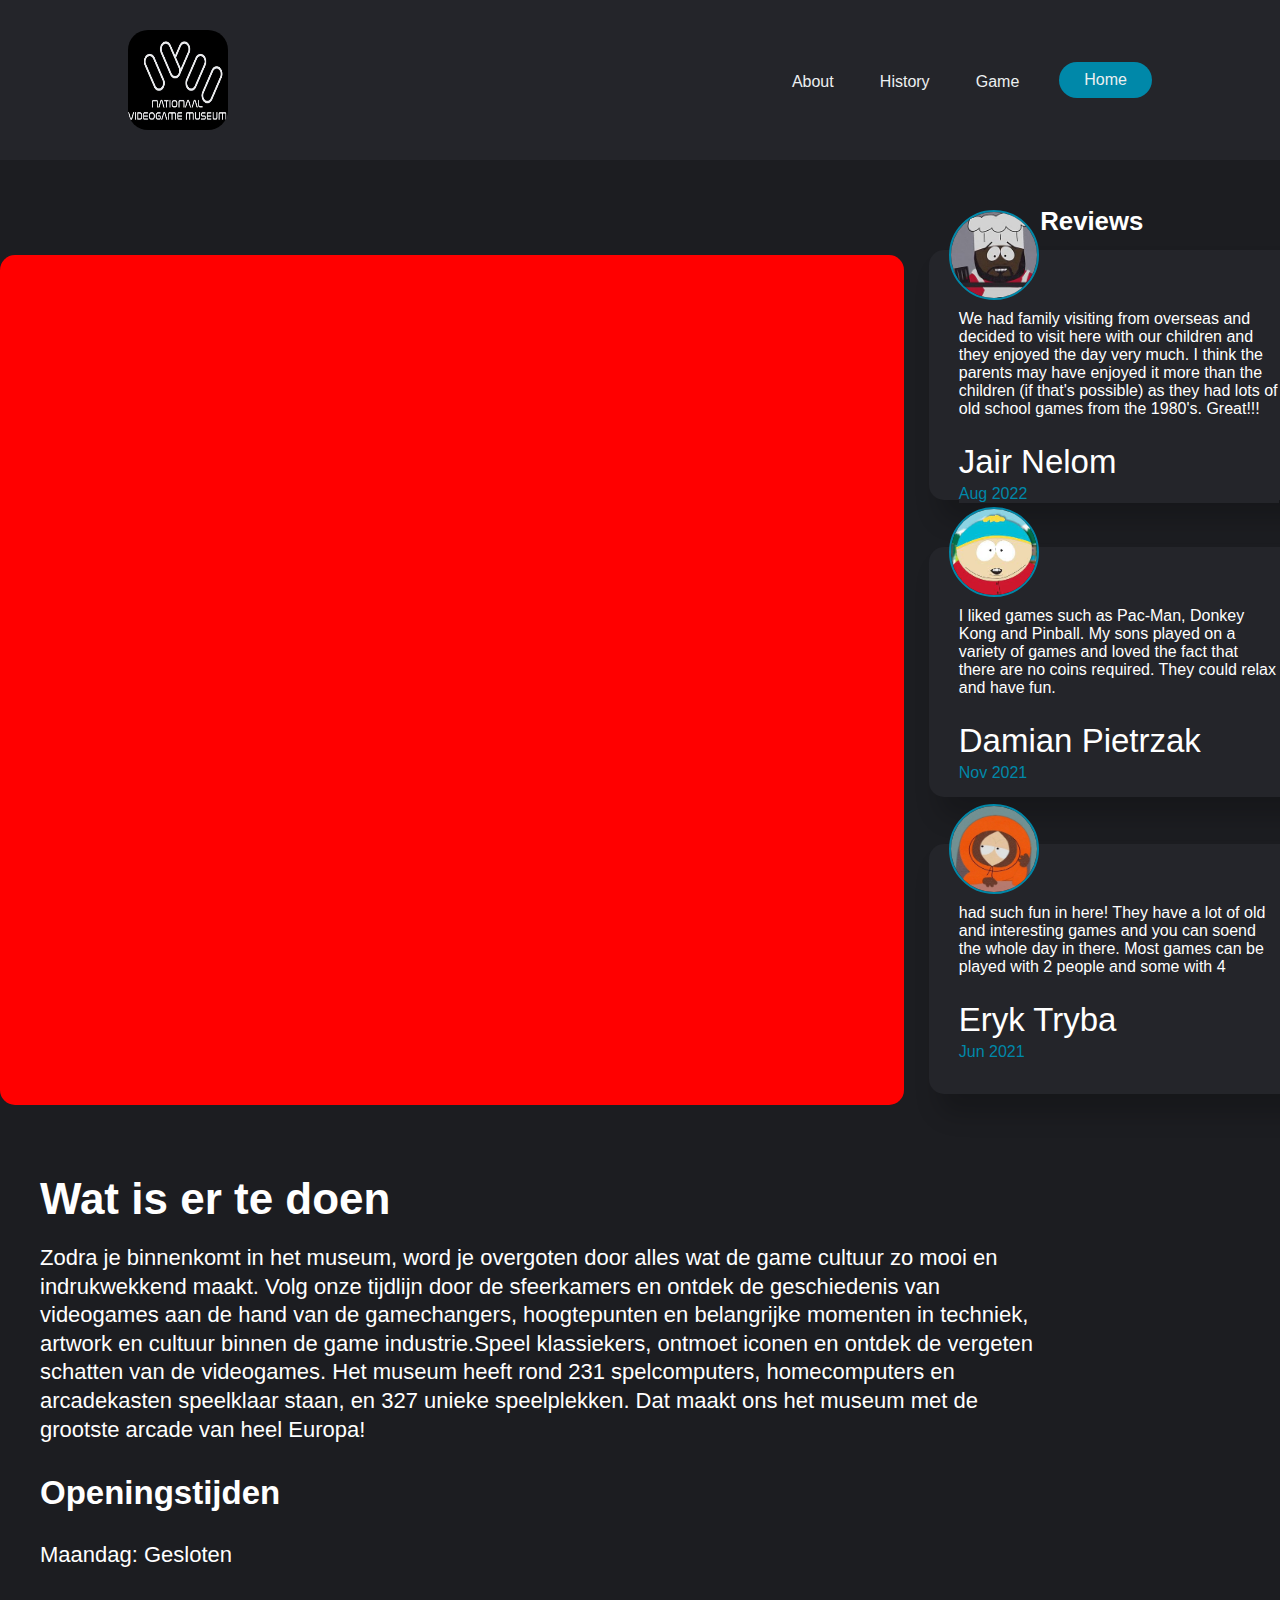
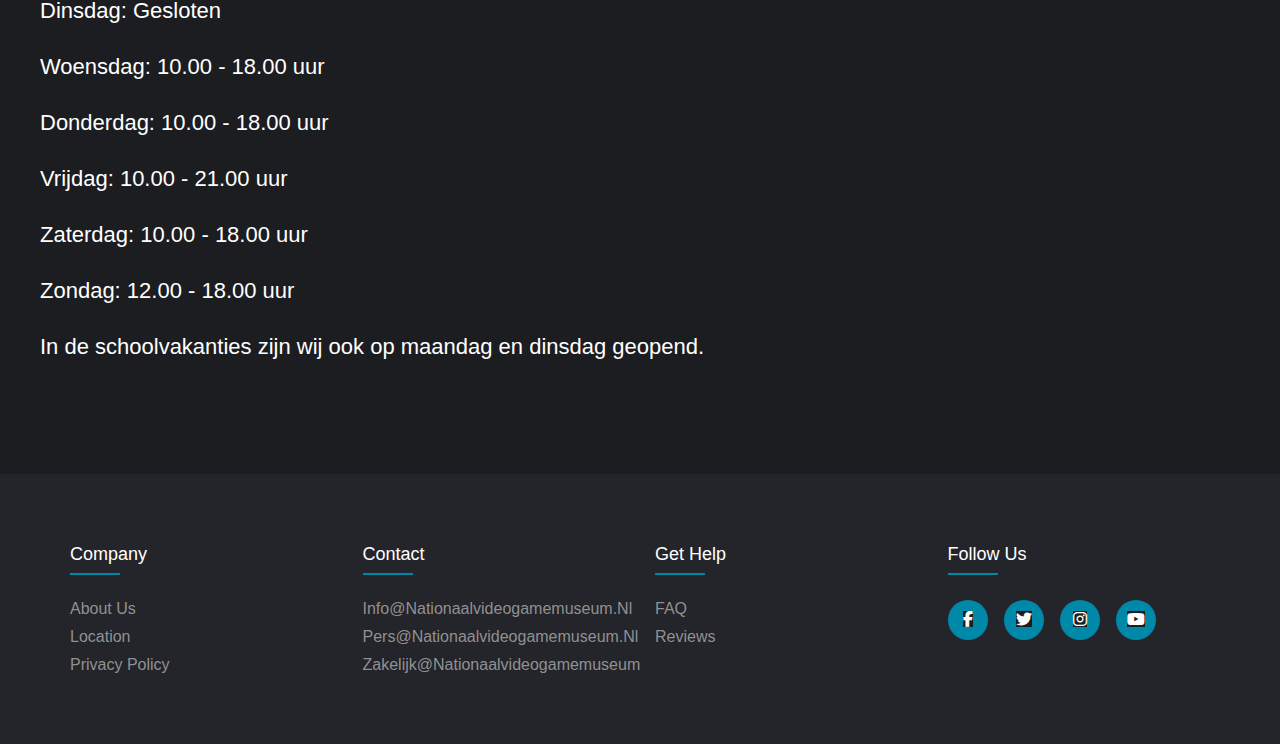
<file: Museum website/index.html>
<!DOCTYPE html>
<html lang="en">

<head>
    <meta charset="UTF-8">
    <meta http-equiv="X-UA-Compatible" content="IE=edge">
    <meta name="viewport" content="width=device-width, initial-scale=1.0">
    <link rel="stylesheet" href="css/style.css">
    <link rel="stylesheet" type="text/css" href="https://cdnjs.cloudflare.com/ajax/libs/font-awesome/6.2.1/css/all.min.css">
    <title>Nationaal game museum</title>
    <link rel="icon" href="image/JAIR.jpg" type="image/icon type">
</head>

<body>
    <header>
        <img class="logo" src="image/JAIR.jpg" alt="Gamelogo">
        <nav>
            <ul class="nav_links">
                <li><a href="About.html">About</a></li>
                <li><a href="History.html">History</a></li>
                <li><a href="Game.html">Game</a></li>
            </ul>
        </nav>
        <a class="cta" href="index.html"><button>Home</button></a>
    </header>

    <article id="Reviews.slider">
        <figure id="imageslider">

        </figure>

        <div class="wrapper">
            <h3>Reviews</h3>

            <!---Review cards------->
            <div class="cards">
                <div class="card">
                    <img src="image/Jairprofilepic.jpg" alt="">
                    <p>
                        We had family visiting from overseas and decided to visit here with our children and they
                        enjoyed the day very much.
                        I think the parents may have enjoyed it more than the children
                        (if that's possible) as they had lots of old school games from the 1980's.
                        Great!!!

                    </p>
                    <h2>Jair Nelom</h2>
                    <h4>Aug 2022</h4>
                    <i class="fa fa-qoute-left"></i>
                </div>


                <div class="card">
                    <img src="image/Damainpic.jpg" alt="">
                    <p>
                        I liked games such as Pac-Man, Donkey Kong and Pinball.
                        My sons played on a variety of games and loved the fact that there are no coins required.
                        They could relax and have fun.
                    </p>
                    <h2>Damian Pietrzak</h2>
                    <h4>Nov 2021</h4>
                    <i class="fa fa-qoute-left"></i>
                </div>


                <div class="card">
                    <img src="image/Erykpic.jpg" alt="">
                    <p>
                        had such fun in here!
                        They have a lot of old and interesting games and you can soend the whole day in there.
                        Most games can be played with 2 people and some with 4
                    </p>
                    <h2>Eryk Tryba</h2>
                    <h4>Jun 2021</h4>
                    <i class="fa fa-qoute-left"></i>
                </div>
            </div>
        </div>
    </article>
    <article class="article2">
        <h1 id="HoofdTitel">Wat is er te doen</h1>

        <p class="KernTekst">
            Zodra je binnenkomt in het museum,
            word je overgoten door alles wat de game cultuur zo mooi en indrukwekkend maakt.
            Volg onze tijdlijn door de sfeerkamers en ontdek de geschiedenis van videogames aan de hand van de
            gamechangers,
            hoogtepunten en belangrijke momenten in techniek, artwork en cultuur binnen de game industrie.​
            Speel klassiekers,
            ontmoet iconen en ontdek de vergeten schatten van de videogames.
            Het museum heeft rond 231 spelcomputers,
            homecomputers en arcadekasten speelklaar staan,
            en 327 unieke speelplekken.
            Dat maakt ons het museum met de grootste arcade van heel Europa!
        </p>

        <h2>Openingstijden</h2>

        <p class="openingstijden">
            Maandag: Gesloten
        </p>
        <p class="openingstijden">
            Dinsdag: Gesloten
        </p>

        <p class="openingstijden">
            Woensdag: 10.00 - 18.00 uur
        </p>

        <p class="openingstijden">
            Donderdag: 10.00 - 18.00 uur
        </p>

        <p class="openingstijden">
            Vrijdag: 10.00 - 21.00 uur
        </p>

        <p class="openingstijden">
            Zaterdag: 10.00 - 18.00 uur
        </p>

        <p class="openingstijden">
            Zondag: 12.00 - 18.00 uur
        </p>

        <p class="openingstijden">
            In de schoolvakanties zijn wij ook op maandag en dinsdag geopend.
        </p>

    </article>

    <footer class="footer">
        <div class="container">
            <div class="row">
                <div class="footer-col">
                    <h4>company</h4>
                    <ul>
                        <li><a href="About.html">about us</a></li>
                        <li><a href="https://www.google.nl/maps/place/Nationaal+Videogame+Museum/@52.062113,4.4908514,17z/data=!3m2!4b1!5s0x47c5c9299445cc0f:0x7edf0a3abf3e163c!4m5!3m4!1s0x47c5c929945551ef:0x59f6ab4c3a7521a4!8m2!3d52.0621097!4d4.4930401">location</a></li>
                        <li><a href="https://www.nationaalvideogamemuseum.nl/privacyverklaring">privacy policy</a></li>
                    </ul>
                </div>
                <div class="footer-col">
                    <h4>Contact</h4>
                    <ul>
                        <li><a href="#">info@nationaalvideogamemuseum.nl</a></li>
                        <li><a href="#">pers@nationaalvideogamemuseum.nl</a></li>
                        <li><a href="#">zakelijk@nationaalvideogamemuseum.nl</a></li>
                    </ul>
                </div>
                <div class="footer-col">
                    <h4>get help</h4>
                    <ul>
                        <li><a href="#">FAQ</a></li>
                        <li><a href="https://www.tripadvisor.com/Attraction_Review-g227913-d13486621-Reviews-Nationaal_Videogame_Museum-Zoetermeer_South_Holland_Province.html">Reviews</a></li>
                    </ul>
                </div>
                <div class="footer-col">
                    <h4>follow us</h4>
                    <div class="social-links">
                        <a href="https://www.facebook.com/NationaalGameMuseum/"><i class="fab fa-facebook-f"></i></a>
                        <a href="https://twitter.com/NaVGMuseum"><i class="fab fa-twitter"></i></a>
                        <a href="https://www.instagram.com/NVGMuseum/"><i class="fab fa-instagram"></i></a>
                        <a href="https://www.youtube.com/channel/UCnNuMO-7-TVI5ZEZwzU14Ew/featured?view_as=subscriber"><i class="fab fa-youtube"></i></a>
                    </div>
                </div>
            </div>
        </div>
    </footer>

</body>

</html>
</file>
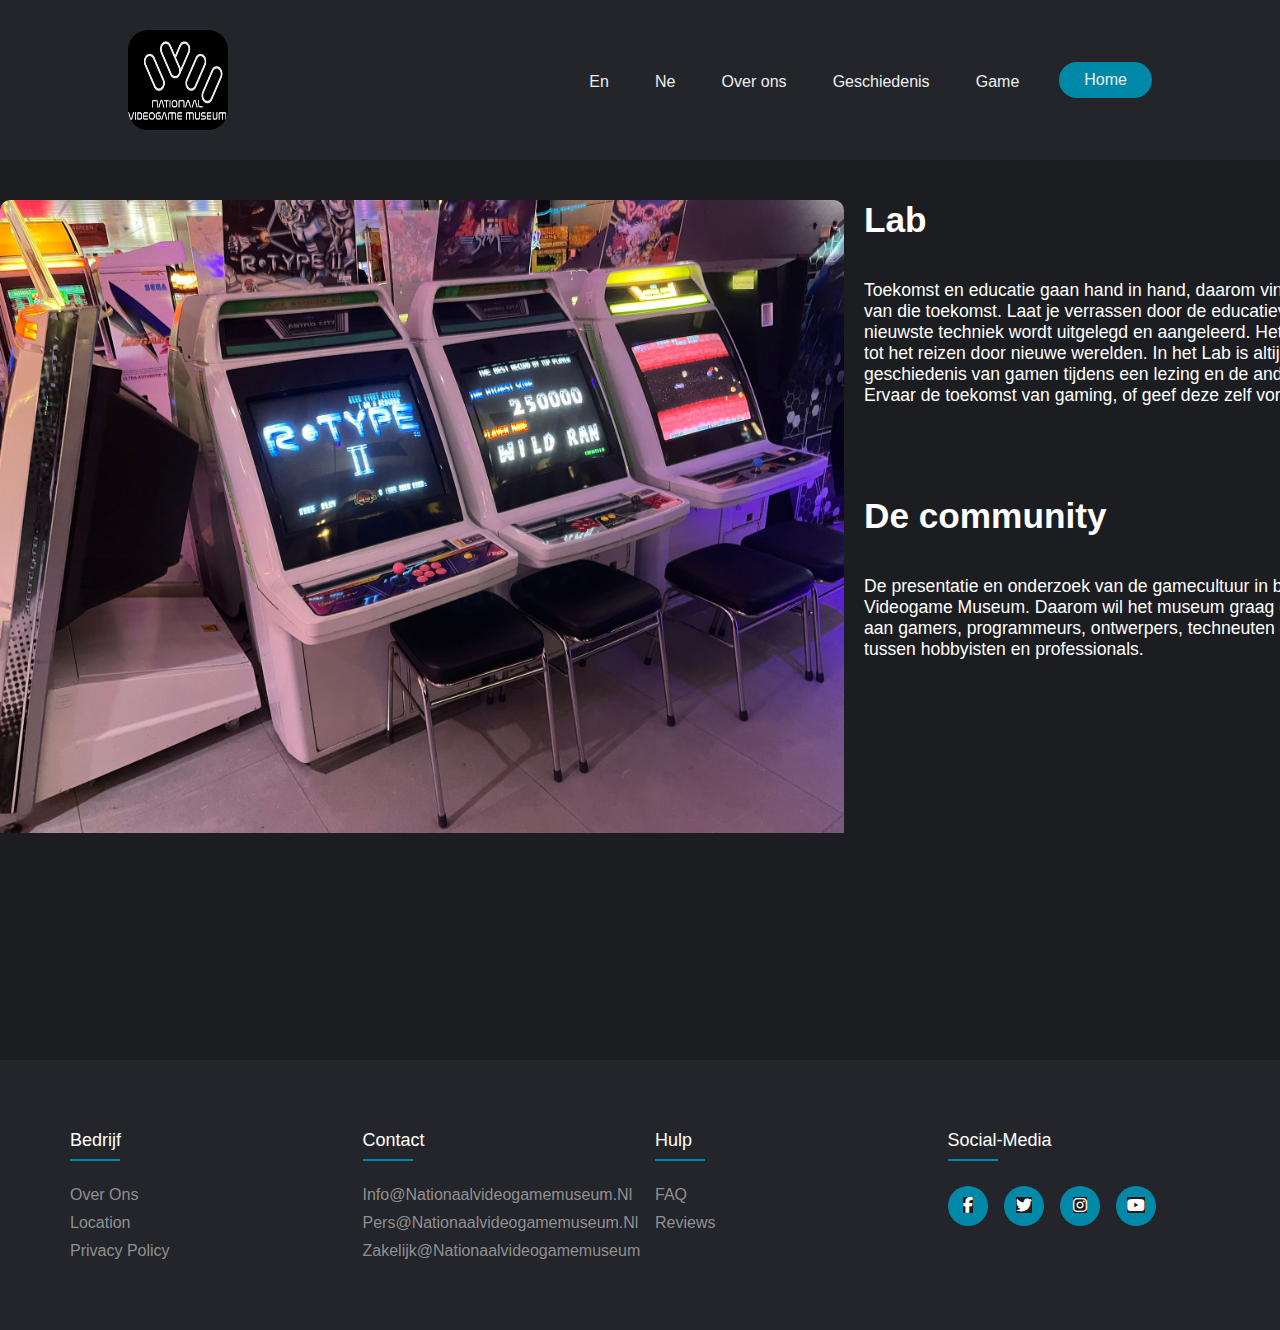
<file: Museum website/About.html>
<!DOCTYPE html>
<html lang="en">

<head>
    <meta charset="UTF-8">
    <meta http-equiv="X-UA-Compatible" content="IE=edge">
    <meta name="viewport" content="width=device-width, initial-scale=1.0">
    <link rel="stylesheet" href="css/style.css">
    <link rel="stylesheet" type="text/css" href="https://cdnjs.cloudflare.com/ajax/libs/font-awesome/6.2.1/css/all.min.css">
    <title>Nationaal game museum</title>
    <link rel="icon" href="image/JAIR.jpg" type="image/icon type">
</head>

<body>
    <header>
        <img class="logo" src="image/JAIR.jpg" alt="Gamelogo">
        <nav>
            <ul class="nav_links">
                <li><a href="indexEN.html">En</a></li>
                <li><a href="index.html">Ne</a></li>
                <li><a href="About.html">Over ons</a></li>
                <li><a href="History.html">Geschiedenis</a></li>
                <li><a href="Game.html">Game</a></li>
            </ul>
        </nav>
        <a class="cta" href="index.html"><button>Home</button></a>
    </header>

    <article class="">

        <img class="aboutimg" src="image/arcades.jpg" alt="">

        <section>
            <h1 class="Abouttitle">Lab</h1>
            <p class="abouttekst">
                Toekomst en educatie gaan hand in hand, daarom vind je in het Lab de toekomst van games en leer je hoe
                jij
                deel uitmaakt van die toekomst. Laat je verrassen door de educatieve projecten van het museum op scholen
                en
                bij workshops waar de nieuwste techniek wordt uitgelegd en aangeleerd.

                Het Lab is een dynamische ruimte. Van het bewonderen van game art tot het reizen door nieuwe werelden.
                In
                het Lab is altijd wel wat nieuws te beleven: de ene keer leer je er van alles over de geschiedenis van
                gamen
                tijdens een lezing en de andere keer verwelkomen wij je er tijdens een toernooi of een meet-up. Ervaar
                de
                toekomst van gaming, of geef deze zelf vorm in het Lab!
            </p>

            <h1 class="Abouttitle">De community</h1>
            <p class="abouttekst">
                De presentatie en onderzoek van de gamecultuur in brede zin is een van de belangrijkste doestelingen van
                het Nationaal Videogame Museum. Daarom wil het museum graag de thuishaven zijn voor de Nederlandse game
                community. Denk dan aan gamers, programmeurs, ontwerpers, techneuten en natuurlijk, cosplayers! Het
                museum wil daarbij een brug te slaan tussen hobbyisten en professionals.
            </p>
        </section>

    </article>




    <footer class="footer">
        <div class="container">
            <div class="row">
                <div class="footer-col">
                    <h4>Bedrijf</h4>
                    <ul>
                        <li><a href="About.html">over ons</a></li>
                        <li><a
                                href="https://www.google.nl/maps/place/Nationaal+Videogame+Museum/@52.062113,4.4908514,17z/data=!3m2!4b1!5s0x47c5c9299445cc0f:0x7edf0a3abf3e163c!4m5!3m4!1s0x47c5c929945551ef:0x59f6ab4c3a7521a4!8m2!3d52.0621097!4d4.4930401">location</a>
                        </li>
                        <li><a href="https://www.nationaalvideogamemuseum.nl/privacyverklaring">privacy policy</a></li>
                    </ul>
                </div>
                <div class="footer-col">
                    <h4>Contact</h4>
                    <ul>
                        <li><a href="#">info@nationaalvideogamemuseum.nl</a></li>
                        <li><a href="#">pers@nationaalvideogamemuseum.nl</a></li>
                        <li><a href="#">zakelijk@nationaalvideogamemuseum.nl</a></li>
                    </ul>
                </div>
                <div class="footer-col">
                    <h4>hulp</h4>
                    <ul>
                        <li><a href="#">FAQ</a></li>
                        <li><a
                                href="https://www.tripadvisor.com/Attraction_Review-g227913-d13486621-Reviews-Nationaal_Videogame_Museum-Zoetermeer_South_Holland_Province.html">Reviews</a>
                        </li>
                    </ul>
                </div>
                <div class="footer-col">
                    <h4>social-media</h4>
                    <div class="social-links">
                        <a href="https://www.facebook.com/NationaalGameMuseum/"><i class="fab fa-facebook-f"></i></a>
                        <a href="https://twitter.com/NaVGMuseum"><i class="fab fa-twitter"></i></a>
                        <a href="https://www.instagram.com/NVGMuseum/"><i class="fab fa-instagram"></i></a>
                        <a href="https://www.youtube.com/channel/UCnNuMO-7-TVI5ZEZwzU14Ew/featured?view_as=subscriber"><i
                                class="fab fa-youtube"></i></a>
                    </div>
                </div>
            </div>
        </div>
    </footer>
</body>

</html>
</file>
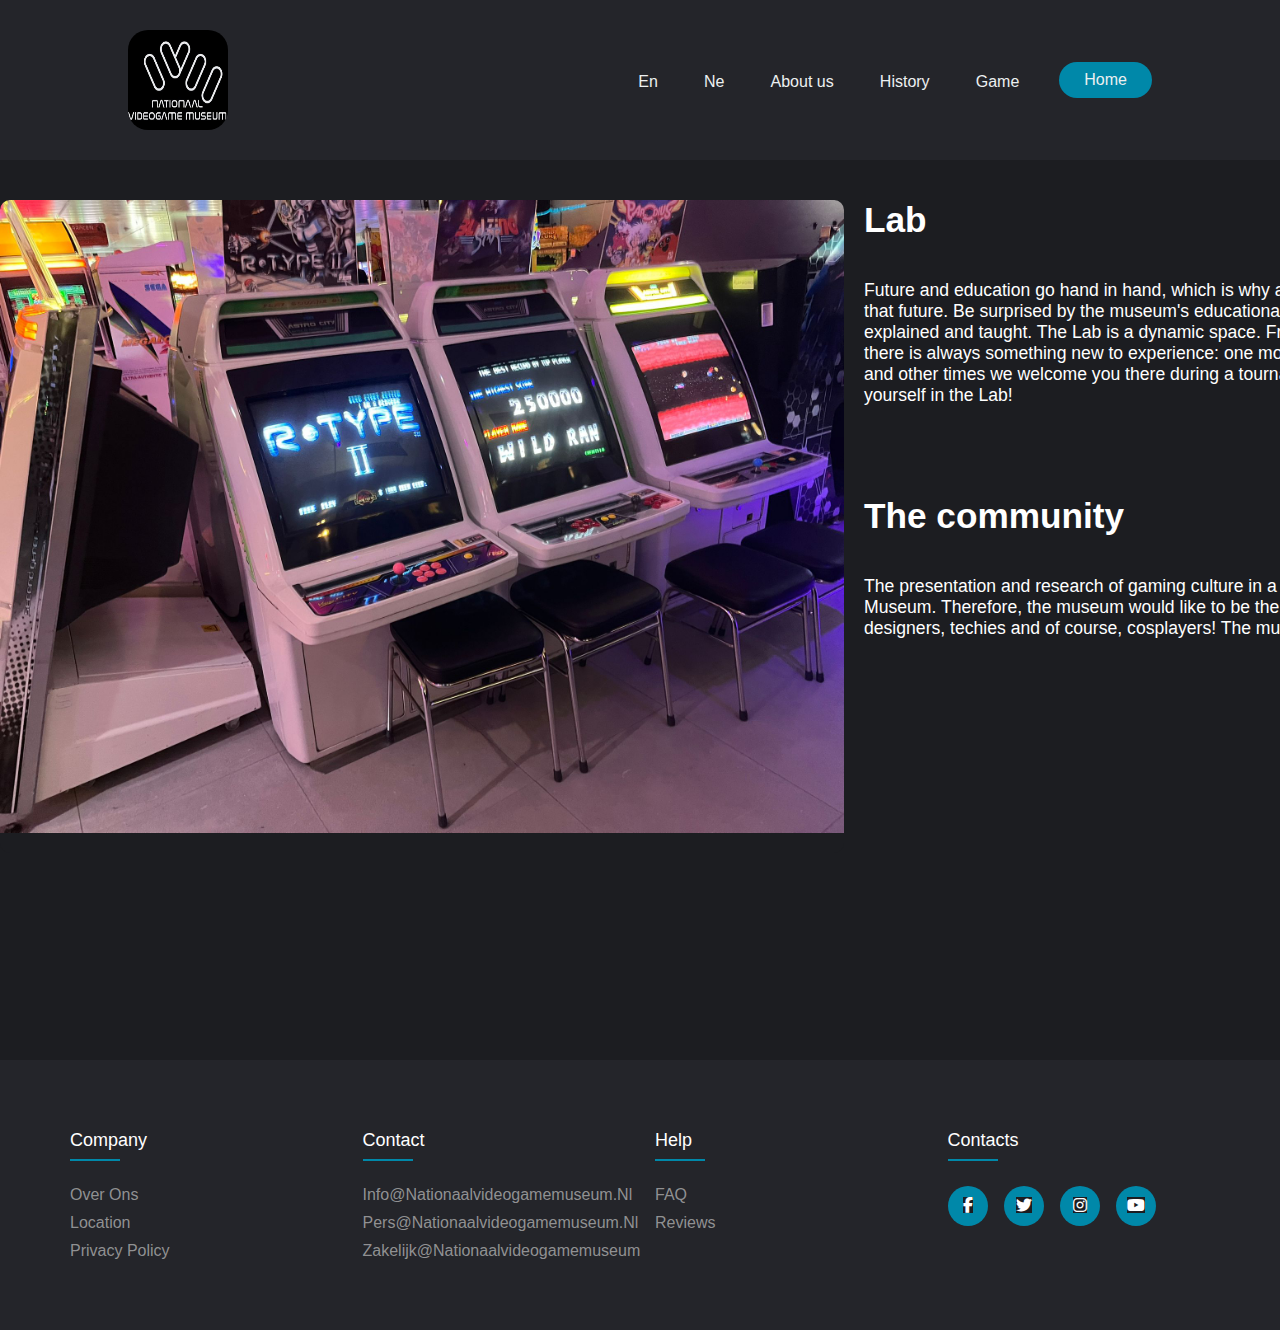
<file: Museum website/AboutEN.html>
<!DOCTYPE html>
<html lang="en">

<head>
    <meta charset="UTF-8">
    <meta http-equiv="X-UA-Compatible" content="IE=edge">
    <meta name="viewport" content="width=device-width, initial-scale=1.0">
    <link rel="stylesheet" href="css/style.css">
    <link rel="stylesheet" type="text/css" href="https://cdnjs.cloudflare.com/ajax/libs/font-awesome/6.2.1/css/all.min.css">
    <title>Nationaal game museum</title>
    <link rel="icon" href="image/JAIR.jpg" type="image/icon type">
</head>

<body>
    <header>
        <img class="logo" src="image/JAIR.jpg" alt="Gamelogo">
        <nav>
            <ul class="nav_links">
                <li><a href="indexEN.html">En</a></li>
                <li><a href="index.html">Ne</a></li>
                <li><a href="AboutEN.html">About us</a></li>
                <li><a href="HistoryEN.html">History</a></li>
                <li><a href="GameEn.html">Game</a></li>
            </ul>
        </nav>
        <a class="cta" href="index.html"><button>Home</button></a>
    </header>

    <article class="">

        <img class="aboutimg" src="image/arcades.jpg" alt="">

        <section>
            <h1 class="Abouttitle">Lab</h1>
            <p class="abouttekst">
                Future and education go hand in hand, which is why at the Lab you'll find the future of games and learn how
                you
                part of that future. Be surprised by the museum's educational projects in schools
                and
                at workshops where the latest technology is explained and taught.

                The Lab is a dynamic space. From admiring game art to traveling through new worlds.
                In
                the Lab there is always something new to experience: one moment you can learn all about the history of
                gaming
                during a lecture and other times we welcome you there during a tournament or meet-up. Experience
                the
                future of gaming, or shape it yourself in the Lab!
            </p>

            <h1 class="Abouttitle">The community</h1>
            <p class="abouttekst">
                The presentation and research of gaming culture in a broad sense is one of the main goals of
                the National Videogame Museum. Therefore, the museum would like to be the home for the Dutch game
                community. Think gamers, programmers, designers, techies and of course, cosplayers! The
                museum wants to build a bridge between hobbyists and professionals.
            </p>
        </section>

    </article>


    <footer class="footer">
        <div class="container">
            <div class="row">
                <div class="footer-col">
                    <h4>Company</h4>
                    <ul>
                        <li><a href="About.html">over ons</a></li>
                        <li><a href="https://www.google.nl/maps/place/Nationaal+Videogame+Museum/@52.062113,4.4908514,17z/data=!3m2!4b1!5s0x47c5c9299445cc0f:0x7edf0a3abf3e163c!4m5!3m4!1s0x47c5c929945551ef:0x59f6ab4c3a7521a4!8m2!3d52.0621097!4d4.4930401">location</a></li>
                        <li><a href="https://www.nationaalvideogamemuseum.nl/privacyverklaring">privacy policy</a></li>
                    </ul>
                </div>
                <div class="footer-col">
                    <h4>Contact</h4>
                    <ul>
                        <li><a href="#">info@nationaalvideogamemuseum.nl</a></li>
                        <li><a href="#">pers@nationaalvideogamemuseum.nl</a></li>
                        <li><a href="#">zakelijk@nationaalvideogamemuseum.nl</a></li>
                    </ul>
                </div>
                <div class="footer-col">
                    <h4>Help</h4>
                    <ul>
                        <li><a href="#">FAQ</a></li>
                        <li><a href="https://www.tripadvisor.com/Attraction_Review-g227913-d13486621-Reviews-Nationaal_Videogame_Museum-Zoetermeer_South_Holland_Province.html">Reviews</a></li>
                    </ul>
                </div>
                <div class="footer-col">
                    <h4>Contacts</h4>
                    <div class="social-links">
                        <a href="https://www.facebook.com/NationaalGameMuseum/"><i class="fab fa-facebook-f"></i></a>
                        <a href="https://twitter.com/NaVGMuseum"><i class="fab fa-twitter"></i></a>
                        <a href="https://www.instagram.com/NVGMuseum/"><i class="fab fa-instagram"></i></a>
                        <a href="https://www.youtube.com/channel/UCnNuMO-7-TVI5ZEZwzU14Ew/featured?view_as=subscriber"><i class="fab fa-youtube"></i></a>
                    </div>
                </div>
            </div>
        </div>
    </footer>

</body>

</html>
</file>
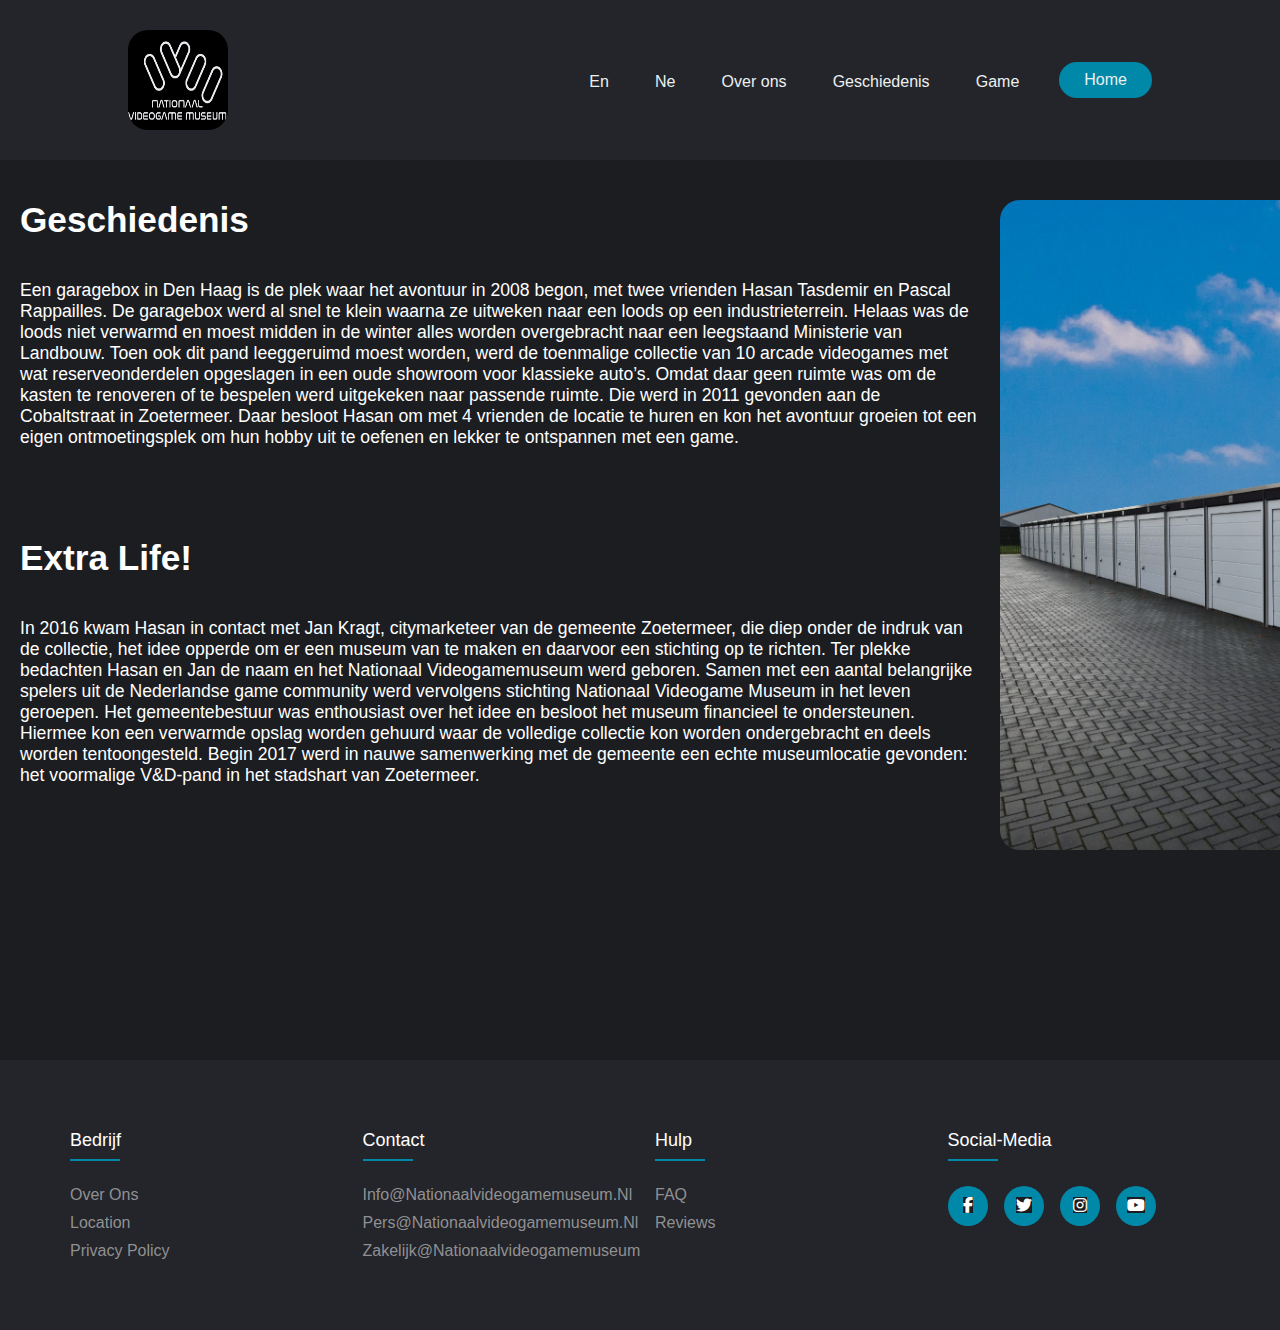
<file: Museum website/History.html>
<!DOCTYPE html>
<html lang="nl">

<head>
    <meta charset="UTF-8">
    <meta http-equiv="X-UA-Compatible" content="IE=edge">
    <meta name="viewport" content="width=device-width, initial-scale=1.0">
    <link rel="stylesheet" href="css/style.css">
    <link rel="stylesheet" type="text/css" href="https://cdnjs.cloudflare.com/ajax/libs/font-awesome/6.2.1/css/all.min.css">
    <title>Nationaal game museum</title>
    <link rel="icon" href="image/JAIR.jpg" type="image/icon type">
</head>

<body>
    <header>
        <img class="logo" src="image/JAIR.jpg" alt="Gamelogo">
        <nav>
            <ul class="nav_links">
                <li><a href="indexEN.html">En</a></li>
                <li><a href="index.html">Ne</a></li>
                <li><a href="About.html">Over ons</a></li>
                <li><a href="History.html">Geschiedenis</a></li>
                <li><a href="Game.html">Game</a></li>
            </ul>
        </nav>
        <a class="cta" href="index.html"><button>Home</button></a>
    </header>

    <article>

        <section>
            <h1 class="Abouttitle">Geschiedenis</h1>
            <p class="abouttekst">
                Een garagebox in Den Haag is de plek waar het avontuur in 2008 begon, met twee vrienden Hasan Tasdemir
                en Pascal Rappailles. De garagebox werd al snel te klein waarna ze uitweken naar een loods op een
                industrieterrein. Helaas was de loods niet verwarmd en moest midden in de winter alles worden
                overgebracht naar een leegstaand Ministerie van Landbouw. Toen ook dit pand leeggeruimd moest worden,
                werd de toenmalige collectie van 10 arcade videogames met wat reserveonderdelen opgeslagen in een oude
                showroom voor klassieke auto’s. Omdat daar geen ruimte was om de kasten te renoveren of te bespelen werd
                uitgekeken naar passende ruimte.

                Die werd in 2011 gevonden aan de Cobaltstraat in Zoetermeer. Daar besloot Hasan om met 4 vrienden de
                locatie te huren en kon het avontuur groeien tot een eigen ontmoetingsplek om hun hobby uit te oefenen
                en lekker te ontspannen met een game.

            </p>

            <h1 class="Abouttitle">Extra Life!</h1>

            <p class="abouttekst">
                In 2016 kwam Hasan in contact met Jan Kragt, citymarketeer van de gemeente Zoetermeer, die diep onder de
                indruk van de collectie, het idee opperde om er een museum van te maken en daarvoor een stichting op te
                richten. Ter plekke bedachten Hasan en Jan de naam en het Nationaal Videogamemuseum werd geboren. Samen
                met een aantal belangrijke spelers uit de Nederlandse game community werd vervolgens stichting Nationaal
                Videogame Museum in het leven geroepen.
                Het gemeentebestuur was enthousiast over het idee en besloot het museum financieel te ondersteunen.
                Hiermee kon een verwarmde opslag worden gehuurd waar de volledige collectie kon worden ondergebracht en
                deels worden tentoongesteld.
                Begin 2017 werd in nauwe samenwerking met de gemeente een echte museumlocatie gevonden: het voormalige
                V&D-pand in het stadshart van Zoetermeer.
            </p>
        </section>

        <img class="garagebox" src="image/Frame-28-1.jpg" alt="">

    </article>

    <footer class="footer">
        <div class="container">
            <div class="row">
                <div class="footer-col">
                    <h4>Bedrijf</h4>
                    <ul>
                        <li><a href="About.html">over ons</a></li>
                        <li><a
                                href="https://www.google.nl/maps/place/Nationaal+Videogame+Museum/@52.062113,4.4908514,17z/data=!3m2!4b1!5s0x47c5c9299445cc0f:0x7edf0a3abf3e163c!4m5!3m4!1s0x47c5c929945551ef:0x59f6ab4c3a7521a4!8m2!3d52.0621097!4d4.4930401">location</a>
                        </li>
                        <li><a href="https://www.nationaalvideogamemuseum.nl/privacyverklaring">privacy policy</a></li>
                    </ul>
                </div>
                <div class="footer-col">
                    <h4>Contact</h4>
                    <ul>
                        <li><a href="#">info@nationaalvideogamemuseum.nl</a></li>
                        <li><a href="#">pers@nationaalvideogamemuseum.nl</a></li>
                        <li><a href="#">zakelijk@nationaalvideogamemuseum.nl</a></li>
                    </ul>
                </div>
                <div class="footer-col">
                    <h4>hulp</h4>
                    <ul>
                        <li><a href="#">FAQ</a></li>
                        <li><a
                                href="https://www.tripadvisor.com/Attraction_Review-g227913-d13486621-Reviews-Nationaal_Videogame_Museum-Zoetermeer_South_Holland_Province.html">Reviews</a>
                        </li>
                    </ul>
                </div>
                <div class="footer-col">
                    <h4>social-media</h4>
                    <div class="social-links">
                        <a href="https://www.facebook.com/NationaalGameMuseum/"><i class="fab fa-facebook-f"></i></a>
                        <a href="https://twitter.com/NaVGMuseum"><i class="fab fa-twitter"></i></a>
                        <a href="https://www.instagram.com/NVGMuseum/"><i class="fab fa-instagram"></i></a>
                        <a href="https://www.youtube.com/channel/UCnNuMO-7-TVI5ZEZwzU14Ew/featured?view_as=subscriber"><i
                                class="fab fa-youtube"></i></a>
                    </div>
                </div>
            </div>
        </div>
    </footer>
</body>

</html>
</file>
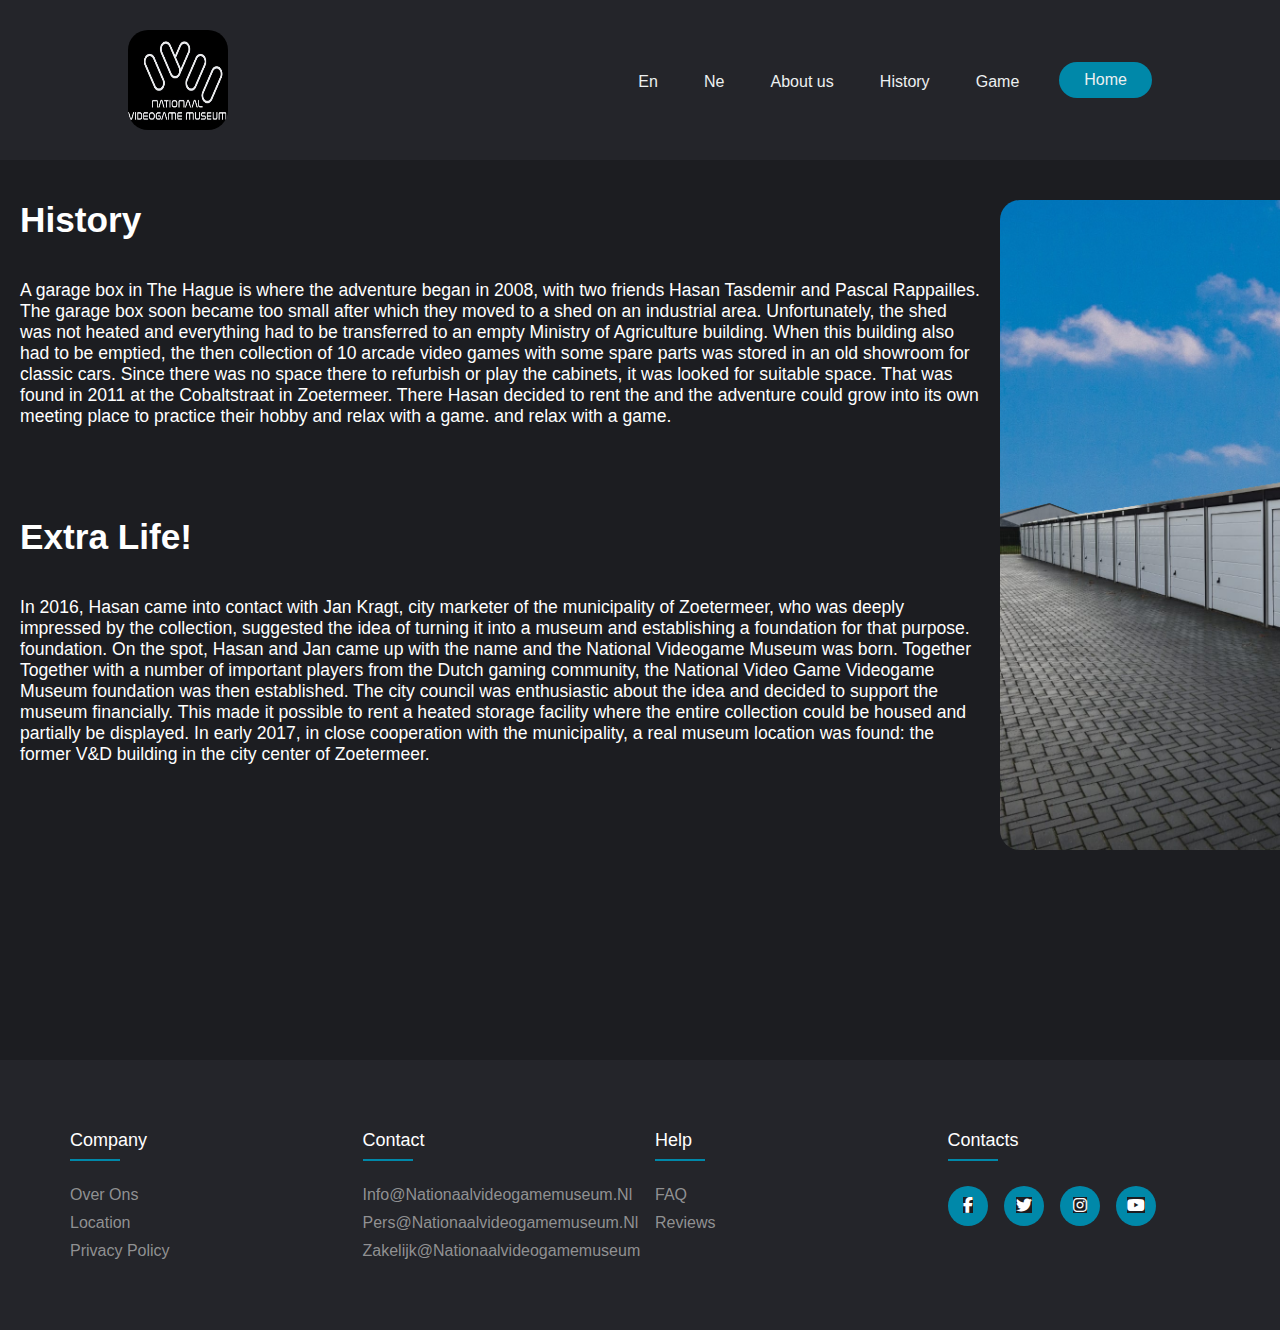
<file: Museum website/HistoryEN.html>
<!DOCTYPE html>
<html lang="en">

<head>
    <meta charset="UTF-8">
    <meta http-equiv="X-UA-Compatible" content="IE=edge">
    <meta name="viewport" content="width=device-width, initial-scale=1.0">
    <link rel="stylesheet" href="css/style.css">
    <link rel="stylesheet" type="text/css" href="https://cdnjs.cloudflare.com/ajax/libs/font-awesome/6.2.1/css/all.min.css">
    <title>Nationaal game museum</title>
    <link rel="icon" href="image/JAIR.jpg" type="image/icon type">
</head>

<body>
    <header>
        <img class="logo" src="image/JAIR.jpg" alt="Gamelogo">
        <nav>
            <ul class="nav_links">
                <li><a href="indexEN.html">En</a></li>
                <li><a href="index.html">Ne</a></li>
                <li><a href="AboutEN.html">About us</a></li>
                <li><a href="HistoryEN.html">History</a></li>
                <li><a href="GameEn.html">Game</a></li>
            </ul>
        </nav>
        <a class="cta" href="index.html"><button>Home</button></a>
    </header>

    <article>

        <section>
            <h1 class="Abouttitle">History</h1>
            <p class="abouttekst">
                A garage box in The Hague is where the adventure began in 2008, with two friends Hasan Tasdemir
                and Pascal Rappailles. The garage box soon became too small after which they moved to a shed on an
                industrial area. Unfortunately, the shed was not heated and everything had to be
                transferred to an empty Ministry of Agriculture building. When this building also had to be emptied,
                the then collection of 10 arcade video games with some spare parts was stored in an old
                showroom for classic cars. Since there was no space there to refurbish or play the cabinets, it was
                looked for suitable space.

                That was found in 2011 at the Cobaltstraat in Zoetermeer. There Hasan decided to rent the
                and the adventure could grow into its own meeting place to practice their hobby and relax with a game.
                and relax with a game.


            </p>

            <h1 class="Abouttitle">Extra Life!</h1>

            <p class="abouttekst">
                In 2016, Hasan came into contact with Jan Kragt, city marketer of the municipality of Zoetermeer, who was deeply
                impressed by the collection, suggested the idea of turning it into a museum and establishing a foundation for that purpose.
                foundation. On the spot, Hasan and Jan came up with the name and the National Videogame Museum was born. Together
                Together with a number of important players from the Dutch gaming community, the National Video Game
                Videogame Museum foundation was then established.
                The city council was enthusiastic about the idea and decided to support the museum financially.
                This made it possible to rent a heated storage facility where the entire collection could be housed and
                partially be displayed.
                In early 2017, in close cooperation with the municipality, a real museum location was found: the former
                V&D building in the city center of Zoetermeer.
            </p>
        </section>

        <img class="garagebox" src="image/Frame-28-1.jpg" alt="">

    </article>

    <footer class="footer">
        <div class="container">
            <div class="row">
                <div class="footer-col">
                    <h4>Company</h4>
                    <ul>
                        <li><a href="About.html">over ons</a></li>
                        <li><a href="https://www.google.nl/maps/place/Nationaal+Videogame+Museum/@52.062113,4.4908514,17z/data=!3m2!4b1!5s0x47c5c9299445cc0f:0x7edf0a3abf3e163c!4m5!3m4!1s0x47c5c929945551ef:0x59f6ab4c3a7521a4!8m2!3d52.0621097!4d4.4930401">location</a></li>
                        <li><a href="https://www.nationaalvideogamemuseum.nl/privacyverklaring">privacy policy</a></li>
                    </ul>
                </div>
                <div class="footer-col">
                    <h4>Contact</h4>
                    <ul>
                        <li><a href="#">info@nationaalvideogamemuseum.nl</a></li>
                        <li><a href="#">pers@nationaalvideogamemuseum.nl</a></li>
                        <li><a href="#">zakelijk@nationaalvideogamemuseum.nl</a></li>
                    </ul>
                </div>
                <div class="footer-col">
                    <h4>Help</h4>
                    <ul>
                        <li><a href="#">FAQ</a></li>
                        <li><a href="https://www.tripadvisor.com/Attraction_Review-g227913-d13486621-Reviews-Nationaal_Videogame_Museum-Zoetermeer_South_Holland_Province.html">Reviews</a></li>
                    </ul>
                </div>
                <div class="footer-col">
                    <h4>Contacts</h4>
                    <div class="social-links">
                        <a href="https://www.facebook.com/NationaalGameMuseum/"><i class="fab fa-facebook-f"></i></a>
                        <a href="https://twitter.com/NaVGMuseum"><i class="fab fa-twitter"></i></a>
                        <a href="https://www.instagram.com/NVGMuseum/"><i class="fab fa-instagram"></i></a>
                        <a href="https://www.youtube.com/channel/UCnNuMO-7-TVI5ZEZwzU14Ew/featured?view_as=subscriber"><i class="fab fa-youtube"></i></a>
                    </div>
                </div>
            </div>
        </div>
    </footer>

</body>

</html>
</file>
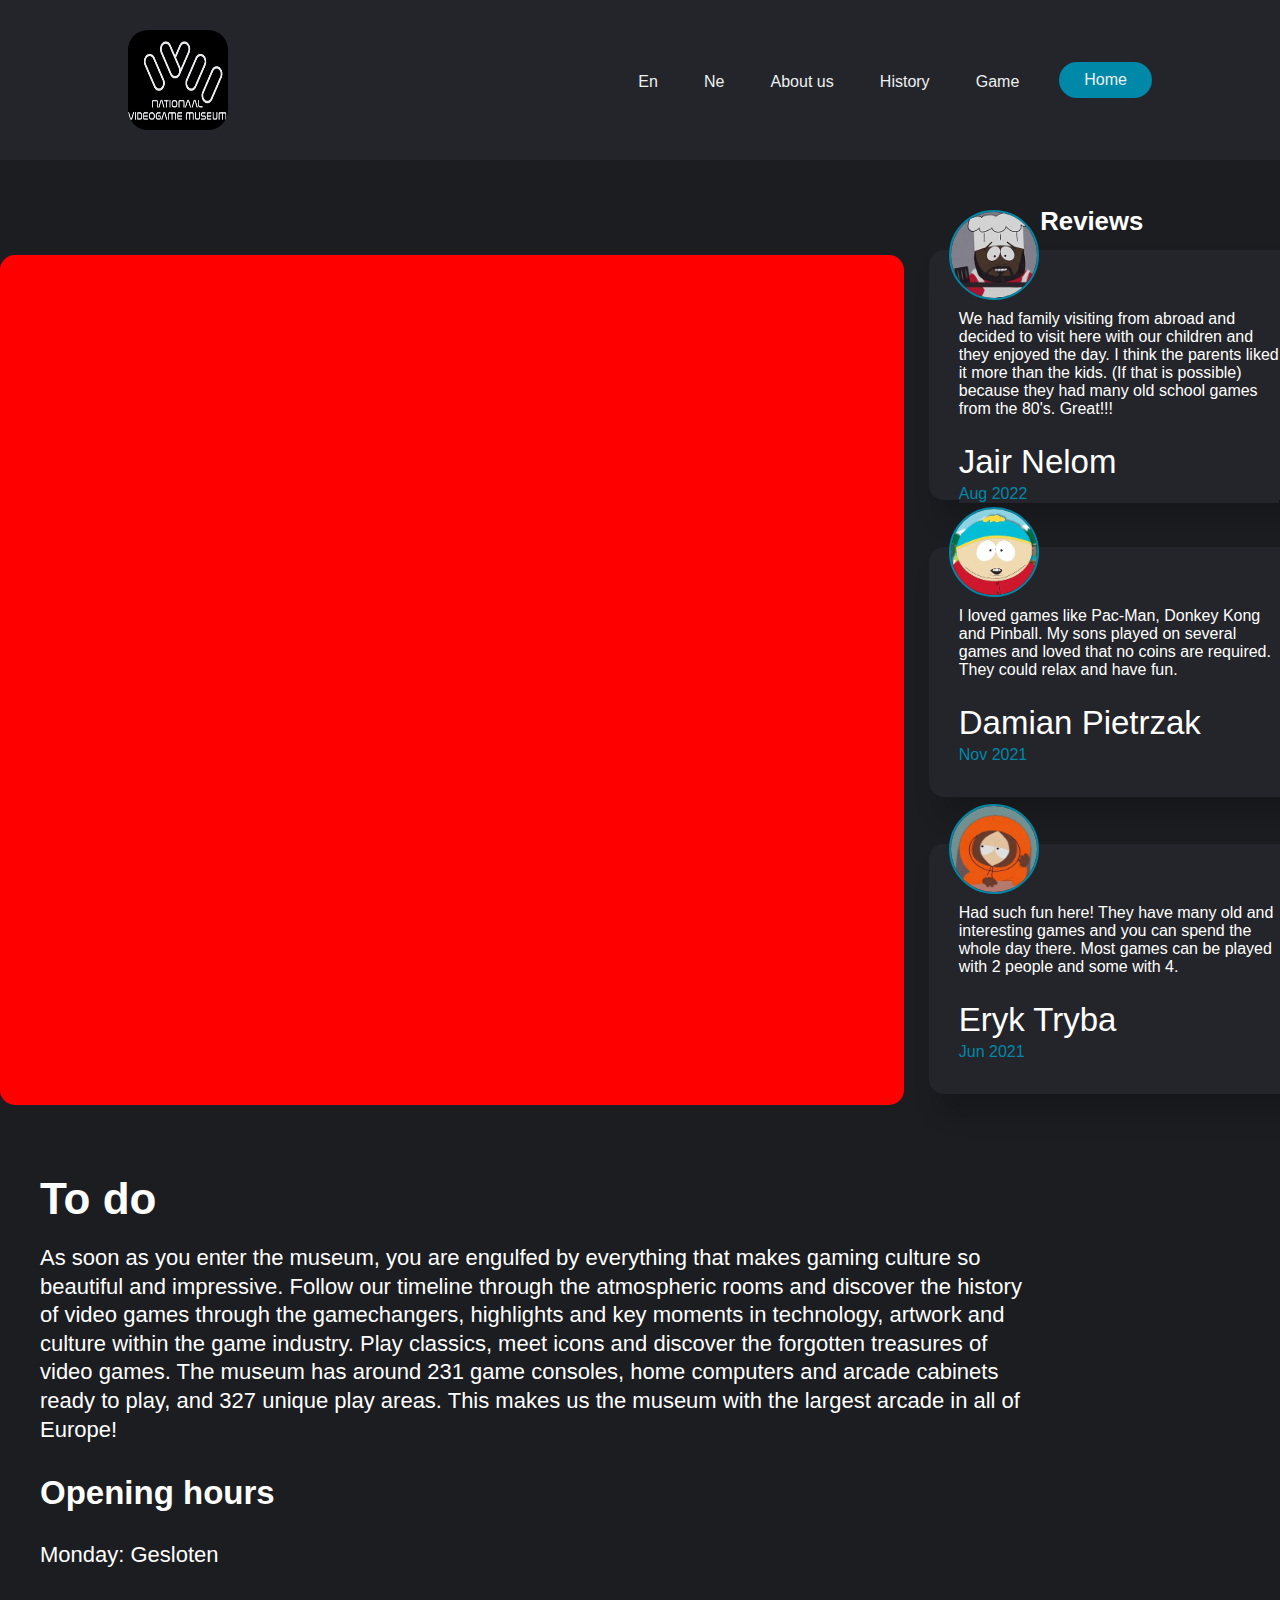
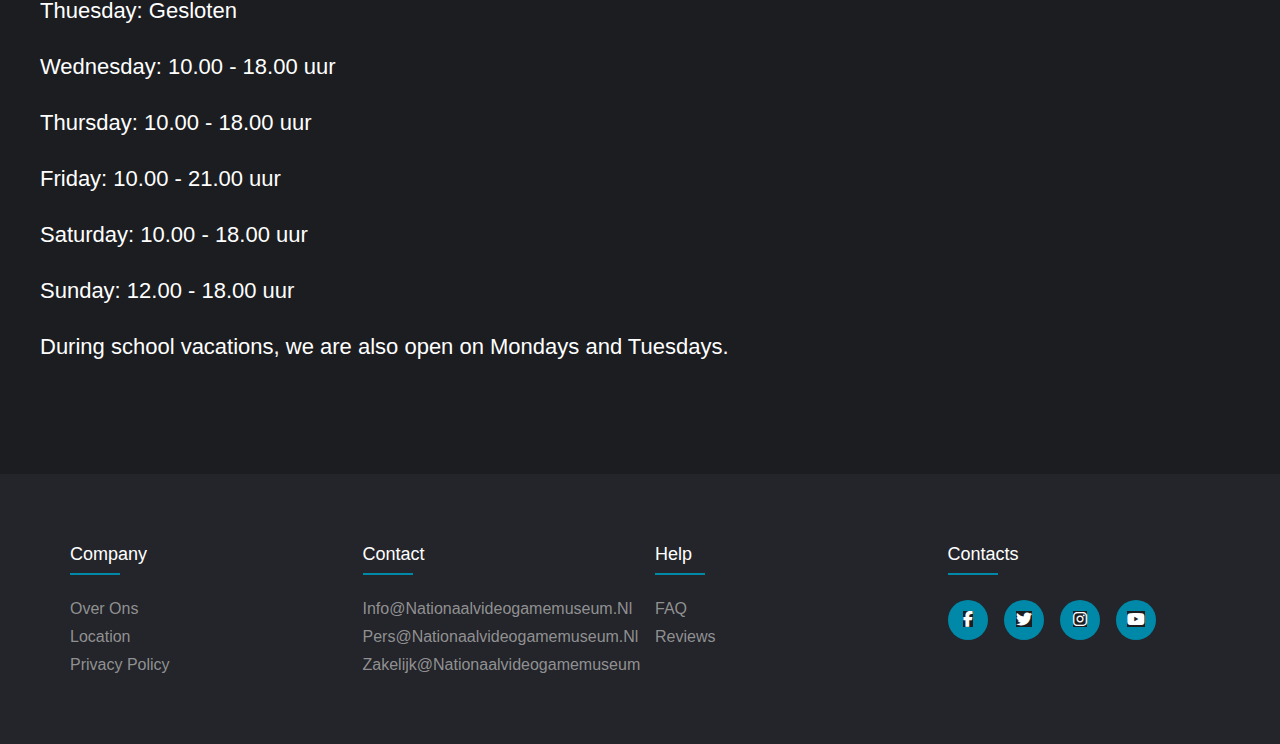
<file: Museum website/indexEN.html>
<!DOCTYPE html>
<html lang="en">

<head>
    <meta charset="UTF-8">
    <meta http-equiv="X-UA-Compatible" content="IE=edge">
    <meta name="viewport" content="width=device-width, initial-scale=1.0">
    <link rel="stylesheet" href="css/style.css">
    <link rel="stylesheet" type="text/css" href="https://cdnjs.cloudflare.com/ajax/libs/font-awesome/6.2.1/css/all.min.css">
    <title>Nationaal game museum</title>
    <link rel="icon" href="image/JAIR.jpg" type="image/icon type">
</head>

<body>
    <header>
        <img class="logo" src="image/JAIR.jpg" alt="Gamelogo">
        <nav>
            <ul class="nav_links">
                <li><a href="indexEN.html">En</a></li>
                <li><a href="index.html">Ne</a></li>
                <li><a href="AboutEN.html">About us</a></li>
                <li><a href="HistoryEN.html">History</a></li>
                <li><a href="GameEn.html">Game</a></li>
            </ul>
        </nav>
        <a class="cta" href="index.html"><button>Home</button></a>
    </header>

    <article id="Reviews.slider">
        <figure id="imageslider">

        </figure>

        <div class="wrapper">
            <h3>Reviews</h3>

            <!---Review cards------->
            <div class="cards">
                <div class="card">
                    <img src="image/Jairprofilepic.jpg" alt="">
                    <p>
                        We had family visiting from abroad and decided to visit here with our children and they
                        enjoyed the day.
                        I think the parents liked it more than the kids.
                        (If that is possible) because they had many old school games from the 80's.
                        Great!!!

                    </p>
                    <h2>Jair Nelom</h2>
                    <h4>Aug 2022</h4>
                    <i class="fa fa-qoute-left"></i>
                </div>


                <div class="card">
                    <img src="image/Damainpic.jpg" alt="">
                    <p>
                        I loved games like Pac-Man, Donkey Kong and Pinball.
                        My sons played on several games and loved that no coins are required.
                        They could relax and have fun.
                    </p>
                    <h2>Damian Pietrzak</h2>
                    <h4>Nov 2021</h4>
                    <i class="fa fa-qoute-left"></i>
                </div>


                <div class="card">
                    <img src="image/Erykpic.jpg" alt="">
                    <p>
                        Had such fun here!
                        They have many old and interesting games and you can spend the whole day there.
                        Most games can be played with 2 people and some with 4.
                    </p>
                    <h2>Eryk Tryba</h2>
                    <h4>Jun 2021</h4>
                    <i class="fa fa-qoute-left"></i>
                </div>
            </div>
        </div>
    </article>
    <article class="article2">
        <h1 id="HoofdTitel">To do</h1>

        <p class="KernTekst">
            As soon as you enter the museum,
            you are engulfed by everything that makes gaming culture so beautiful and impressive.
            Follow our timeline through the atmospheric rooms and discover the history of video games through the
            gamechangers,
            highlights and key moments in technology, artwork and culture within the game industry.
            Play classics,
            meet icons and discover the forgotten treasures of video games.
            The museum has around 231 game consoles,
            home computers and arcade cabinets ready to play,
            and 327 unique play areas.
            This makes us the museum with the largest arcade in all of Europe!
        </p>

        <h2>Opening hours</h2>

        <p class="openingstijden">
            Monday: Gesloten
        </p>
        <p class="openingstijden">
            Thuesday: Gesloten
        </p>

        <p class="openingstijden">
            Wednesday: 10.00 - 18.00 uur
        </p>

        <p class="openingstijden">
            Thursday: 10.00 - 18.00 uur
        </p>

        <p class="openingstijden">
            Friday: 10.00 - 21.00 uur
        </p>

        <p class="openingstijden">
            Saturday: 10.00 - 18.00 uur
        </p>

        <p class="openingstijden">
            Sunday: 12.00 - 18.00 uur
        </p>

        <p class="openingstijden">
            During school vacations, we are also open on Mondays and Tuesdays.
        </p>

    </article>

    <footer class="footer">
        <div class="container">
            <div class="row">
                <div class="footer-col">
                    <h4>Company</h4>
                    <ul>
                        <li><a href="About.html">over ons</a></li>
                        <li><a href="https://www.google.nl/maps/place/Nationaal+Videogame+Museum/@52.062113,4.4908514,17z/data=!3m2!4b1!5s0x47c5c9299445cc0f:0x7edf0a3abf3e163c!4m5!3m4!1s0x47c5c929945551ef:0x59f6ab4c3a7521a4!8m2!3d52.0621097!4d4.4930401">location</a></li>
                        <li><a href="https://www.nationaalvideogamemuseum.nl/privacyverklaring">privacy policy</a></li>
                    </ul>
                </div>
                <div class="footer-col">
                    <h4>Contact</h4>
                    <ul>
                        <li><a href="#">info@nationaalvideogamemuseum.nl</a></li>
                        <li><a href="#">pers@nationaalvideogamemuseum.nl</a></li>
                        <li><a href="#">zakelijk@nationaalvideogamemuseum.nl</a></li>
                    </ul>
                </div>
                <div class="footer-col">
                    <h4>Help</h4>
                    <ul>
                        <li><a href="#">FAQ</a></li>
                        <li><a href="https://www.tripadvisor.com/Attraction_Review-g227913-d13486621-Reviews-Nationaal_Videogame_Museum-Zoetermeer_South_Holland_Province.html">Reviews</a></li>
                    </ul>
                </div>
                <div class="footer-col">
                    <h4>Contacts</h4>
                    <div class="social-links">
                        <a href="https://www.facebook.com/NationaalGameMuseum/"><i class="fab fa-facebook-f"></i></a>
                        <a href="https://twitter.com/NaVGMuseum"><i class="fab fa-twitter"></i></a>
                        <a href="https://www.instagram.com/NVGMuseum/"><i class="fab fa-instagram"></i></a>
                        <a href="https://www.youtube.com/channel/UCnNuMO-7-TVI5ZEZwzU14Ew/featured?view_as=subscriber"><i class="fab fa-youtube"></i></a>
                    </div>
                </div>
            </div>
        </div>
    </footer>

</body>

</html>
</file>
<file: Museum website/css/style.css>
@import url('https://fonts.googleapis.com/css2?family=Montserrat:wght@500&display=swap');


* {
    box-sizing: border-box;
    padding: 0;
    margin: 0;
    background: #1c1d21
}

body {
    font-size: 22px;
    font-weight: 400;
    font-family: sans-serif;
    color: white;
}

li,
a,
button {
    font-family: "Montserrat,", sans-serif;
    font-weight: 500;
    font-size: 16px;
    color: #edf0f1;
    text-decoration: none;
}

li,
a {
    background: #24252a;
}

header {
    display: flex;
    justify-content: flex-end;
    align-items: center;
    padding: 30px 10%;
    background-color: #24252a;
}


.logo {
    cursor: pointer;
    margin-right: auto;
    height: 100px;
    width: 100px;
    border-radius: 20%;
}


.nav_links {
    list-style: none;
    background: #24252a;
}

.nav_links li {
    display: inline-block;
    padding: 0px 20px;
}

.nav_links li a {
    transition: all 0.3 ease 0s;
}

.nav_links li a:hover {
    color: #0088a9;
}

button {
    margin-left: 20px;
    padding: 9px 25px;
    background-color: #0088a9;
    border: none;
    border-radius: 50px;
    cursor: pointer;
    transition: all 0.3 ease 0s;
}

button:hover {
    background-color: rgba(0, 136, 169, 0.8);
}


.dot:hover {
    background-color: #717171;
}

#pong {
    border: 2px solid #FFF;
    position: absolute;
    margin: auto;
    top: 0;
    right: 0;
    left: 0;
    bottom: 0;
}

article {
    width: 100%;
    height: 100%;
    display: flex;
    justify-content: flex-start;
    min-height: 100vh;
    padding-top: 40px;
}

.article2 {
    padding-top: 0;
    display: flex;
    flex-direction: column;
    align-content: flex-start;
    margin: 20px;
    padding: 20px;
}

.Abouttitle{
    padding: 20px;
    padding-top: 0;
}

.abouttekst{
    width: 1000px;
    padding: 20px;
    padding-bottom: 90px;
}

.aboutimg{
    width: 970px;
    height: 653px;
    border-radius: 10px;
    padding-bottom: 20px;
}

section{
    font-size: 80%;
}

.garagebox{
    width: 800px;
    height: 650px;
    border-radius: 20px;
}

#Barcade{
    padding: 20px;
    margin-top: -200px;
}

#Barcade > h1{
    padding-bottom: 20px;
}

.BarcadeTekst{
    width: 903px;
}


#imageslider {
    width: 1200px;
    height: 850px;
    background: red;
    background-size: cover;
    animation-name: fotoslider;
    animation-duration: 20s;
    animation-iteration-count: infinite;
    border-radius: 15px;
    margin-top: 55px;
}

@keyframes fotoslider {
    0% {
        opacity: 0;
        background-image: url("../image/mensenlopendoorarcade.jpg");
    }

    12.5% {
        opacity: 1;
        background-image: url("../image/mensenlopendoorarcade.jpg");
    }

    24% {
        opacity: 0;
        background-image: url("../image/mensenlopendoorarcade.jpg");
    }

    25% {
        opacity: 0;
        background-image: url("../image/rambo.jpg");
    }

    37.5% {
        opacity: 1;
        background-image: url("../image/rambo.jpg");
    }

    49% {
        opacity: 0;
        background-image: url("../image/rambo.jpg");
    }

    50% {
        opacity: 0;
        background-image: url("../image/arcades.jpg");
    }

    62.5% {
        opacity: 1;
        background-image: url("../image/arcades.jpg");
    }

    74% {
        opacity: 0;
        background-image: url("../image/arcades.jpg");
    }

    75% {
        opacity: 0;
        background-image: url("../image/race\ gaming.jpg");
    }

    87.5% {
        opacity: 1;
        background-image: url("../image/race\ gaming.jpg");
    }

    99% {
        opacity: 0;
        background-image: url("../image/race\ gaming.jpg");
    }

    100% {
        opacity: 0;
        background-image: url("../image/mensenlopendoorarcade.jpg");
    }

}

.wrapper {
    min-height: 100vh;
    width: 500px;
    margin: 0 auto;
    display: flex;
    flex-direction: column;
    justify-content: center;
    align-items: center;
    font-family: 'raleway', sans-serif;
    color: #FFF;

}

.wrapper h1 {
    font-size: 60px;
    font-weight: 500;
    margin-top: 30px;
    margin-bottom: 20px;
    text-align: center;
}

.wrapper h5 {
    font-size: 20px;
    text-align: center;
    font-weight: 300;
    margin-bottom: 80px;
}

.cards {
    display: flex;
    justify-content: center;
    width: 340px;
    margin: 0 auto;
    flex-direction: column;
}


.card {
    width: 380px;
    height: 250px;
    border-radius: 15px;
    margin: 7px;
    padding: 20px 30px;
    position: relative;
    background: #24252a;
    box-shadow: 10px 20px 25px rgba(0, 0, 0, 0.2);
    transition: 0.5s;
    margin-bottom: 40px;
}

.card img {
    height: 90px;
    width: 90px;
    border: 2px solid #0088a9;
    border-radius: 50%;
    position: absolute;
    top: -40px;
    left: 20px;
}


.card p {
    font-size: 16px;
    margin-top: 40px;
    margin-bottom: 25px;
    background: #24252a;
}

.card h2 {
    font-weight: 500;
    margin-bottom: 4px;
    background: #24252a;
}

.card h4 {
    color: #0088a9;
    font-weight: 400;
    font-size: 16px;
    background: #24252a;
}

h3 {
    margin: 3px;
    padding: 4px;
}

.card i {
    font-size: 60px;
    position: absolute;
    bottom: 20px;
    right: 25px;
    color: #0088a9;
}

.card:hover {
    transform: scale(1.4);
    color: #0088a9;
    background: #24252a;
    z-index: 10000;
}

#HoofdTitel{
    padding-bottom: 20px;
}





@media(max-width: 768px) {
    .cards {
        width: 100%;
        flex-direction: column;
        flex-wrap: wrap;
    }

    .card {
        margin: 40px 0;
    }
}

.KernTekst{
    line-height: 1.3;
    width: 1000px;
    padding-bottom: 30px;
}


.openingstijden{
    padding-top: 30px;
}


.container{
    max-width: 1170px;
    margin: auto;
}

.row{
    display: flex;
    flex-wrap: wrap;
}


ul{
    list-style: none;
    background: #24252a;
}

.social-links{
    background: #24252a;
}

.footer{
    background: #24252a;
    padding: 70px 0;
}

.footer-col{
    width: 25%;
    padding: 0 15px;
    background: #24252a;
}

.footer-col h4{
    font-size: 18px;
    color: #FFF;
    text-transform: capitalize;
    margin-bottom: 35px;
    font-weight: 500;
    position: relative;
    background: #24252a;
}

.footer-col h4::before{
    content:'';
    position: absolute;
    left: 0;
    bottom: -10px;
    background-color: #0088a9;
    height: 2px;
    box-sizing: border-box;
    width: 50px;
}

.footer-col ul li:not(:last-child){
    margin-bottom: 10px;
}

.footer-col ul li a{
    font-size: 16px;
    text-transform: capitalize;
    color: #FFF;
    text-decoration: none;
    font-weight: 300;
    color: #BBBB;
    display: block;
    transition: all 0.3s ease;
}

.footer-col ul li a:hover{
    color: #FFF;
    padding-left: 8px;
}

.footer-col .social-links a{
    display: inline-block;
    height: 40px;
    width: 40px;
    background: #0088a9;
    margin:0 10px 10px 0;
    text-align: center;
    line-height: 40px;
    border-radius: 50%;
    color: #FFF;
    transition: all 0.5s ease;

}

.footer-col .social-links a:hover{
    color: #0088a9;
    background: #FFF;
}
</file>
